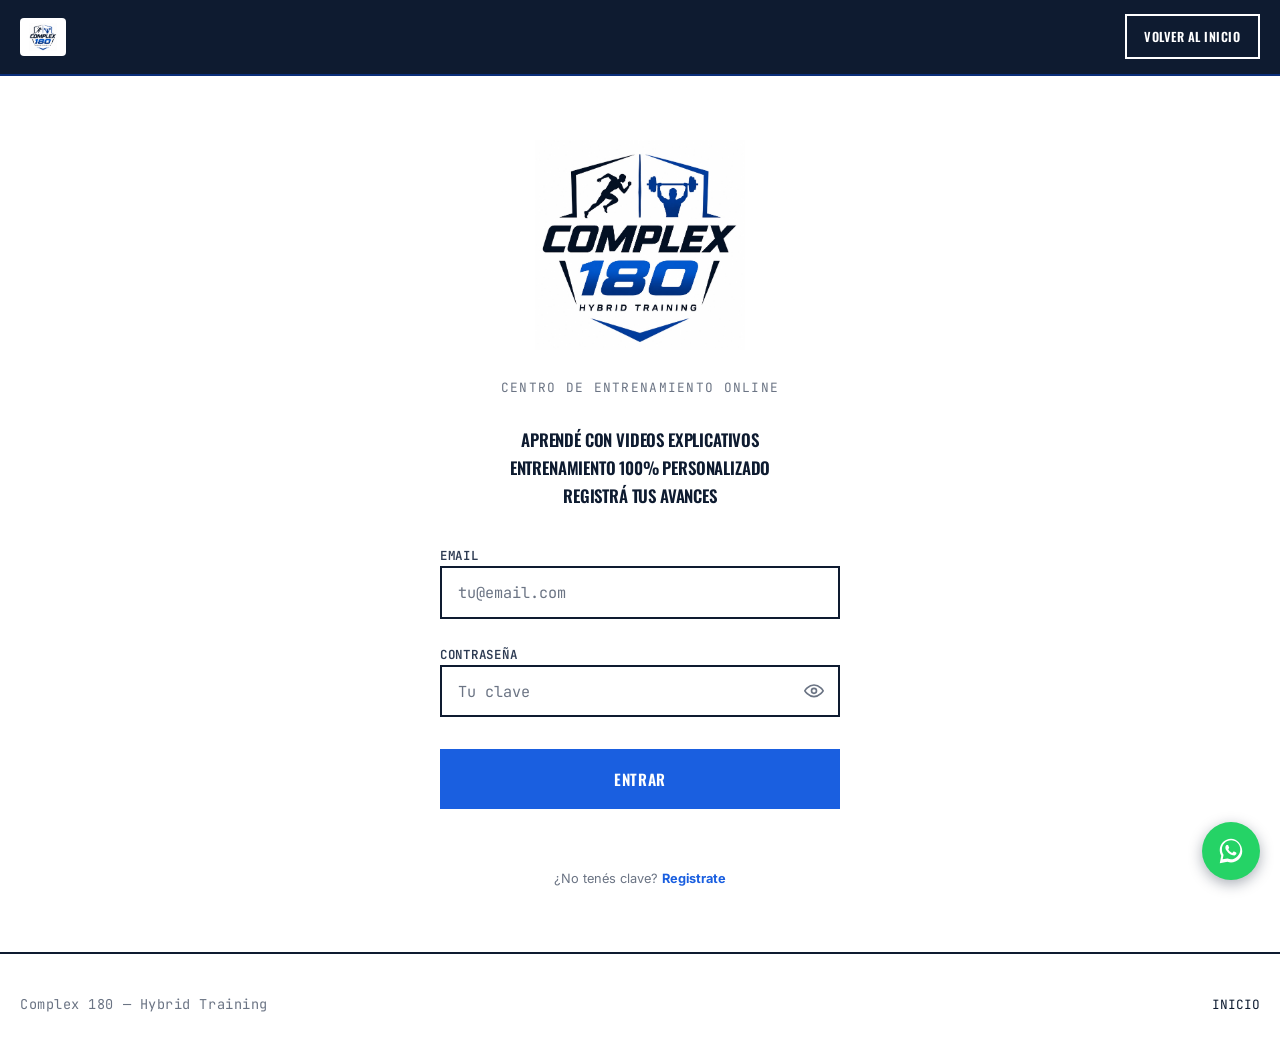
<file: perfil.html>
﻿<!DOCTYPE html>
<html lang="es">
<head>
<meta charset="UTF-8">
<meta name="viewport" content="width=device-width, initial-scale=1.0">
<title>Tu perfil — Complex 180</title>
<meta name="description" content="Ingresá a tu perfil de Complex 180: planificación, seguimiento de avances y videos de cada ejercicio.">
<link rel="icon" type="image/jpeg" href="assets/img/logo.jpg">
<link rel="manifest" href="manifest.json">
<link rel="apple-touch-icon" href="assets/icons/apple-touch-icon.png">
<meta name="theme-color" content="#1a5fe0">
<meta name="apple-mobile-web-app-capable" content="yes">
<meta name="apple-mobile-web-app-title" content="Complex 180">
<meta name="robots" content="noindex">

<link rel="preconnect" href="https://fonts.googleapis.com">
<link rel="preconnect" href="https://fonts.gstatic.com" crossorigin>
<link rel="stylesheet" href="https://fonts.googleapis.com/css2?family=Oswald:wght@500;600;700&family=Inter:wght@400;500;600&family=JetBrains+Mono:wght@400;600;700&display=swap">
<link rel="stylesheet" href="styles.css?v=20260815a">
</head>
<body>
<a href="#main" class="skip-link">Saltar al contenido</a>

<header class="nav">
  <a href="index.html" class="nav-brand">
    <img src="assets/img/logo.jpg" alt="Complex 180 — Hybrid Training" width="120" height="120">
  </a>
  <div class="nav-actions">
    <a class="btn btn-ghost" href="index.html">Volver al inicio</a>
  </div>
</header>

<main id="main">

  <section id="view-clave" class="login-gate" hidden>
    <div class="login-card">
      <div class="login-logo-wrap"><img src="assets/img/logo.jpg" alt="Complex 180"></div>
      <p class="login-tagline">Centro de entrenamiento online</p>
      <ul class="login-features">
        <li>Aprendé con videos explicativos</li>
        <li>Entrenamiento 100% personalizado</li>
        <li>Registrá tus avances</li>
      </ul>

      <form data-clave-form class="login-form">
        <label>Email<input type="email" name="email" placeholder="tu@email.com" required autocomplete="email"></label>
        <label>Contraseña
          <div class="login-pass-wrap">
            <input type="password" name="clave" placeholder="Tu clave" required autocomplete="off" data-pass-input>
            <button type="button" class="login-pass-toggle" data-pass-toggle aria-label="Mostrar contraseña">
              <svg viewBox="0 0 24 24" width="20" height="20" fill="none" stroke="currentColor" stroke-width="2" aria-hidden="true"><path d="M1 12s4-7 11-7 11 7 11 7-4 7-11 7-11-7-11-7Z"/><circle cx="12" cy="12" r="3"/></svg>
            </button>
          </div>
        </label>
        <button type="submit" class="btn btn-accent btn-block login-submit">Entrar</button>
      </form>
      <p data-clave-msg class="login-msg"></p>
      <p class="login-hint">¿No tenés clave? <a class="login-register" data-whatsapp-register href="#" target="_blank" rel="noopener">Registrate</a></p>
    </div>
  </section>

  <section id="view-form" class="section" style="max-width:920px;">
    <p class="kicker">Paso 1 · Datos personales</p>
    <h1 class="section-title" data-form-title>Completá tu perfil</h1>
    <p style="color:var(--ink-soft); margin-top:.5rem; max-width:60ch;">Estos datos los completa cada alumno una sola vez. Con esto armamos tu seguimiento y tu ficha de entrenamiento.</p>

    <form data-profile-form class="profile-form">
      <div class="pf-grid">
        <label>Nombre<input type="text" name="nombre" required></label>
        <label>Apellido<input type="text" name="apellido" required></label>
        <label>Edad<input type="number" name="edad" min="12" max="90" required></label>
        <label>Sexo
          <select name="sexo" required>
            <option value="">Elegir…</option>
            <option>Femenino</option><option>Masculino</option><option>Otro</option>
          </select>
        </label>
        <label>Altura (cm)<input type="number" name="altura" min="120" max="230" required></label>
        <label>Peso (kg)<input type="number" name="peso" min="30" max="250" required></label>
        <label>Ciudad<input type="text" name="ciudad" required></label>
        <label>Nacionalidad<input type="text" name="nacionalidad" required></label>
      </div>

      <label class="pf-full">Historial de entrenamiento<textarea name="historialEntrenamiento" rows="2" required placeholder="Contanos qué entrenaste antes, hace cuánto, con qué frecuencia…"></textarea></label>
      <label class="pf-full">Historial de lesiones<textarea name="historialLesiones" rows="2" required placeholder="Escribí 'Ninguna' si no tuviste lesiones"></textarea></label>
      <label class="pf-full">Motivos de inicio y objetivos a lograr<textarea name="objetivos" rows="2" required></textarea></label>
      <label class="pf-full">Patologías<textarea name="patologias" rows="2" required placeholder="Escribí 'Ninguna' si no tenés"></textarea></label>

      <div class="pf-grid">
        <label>Instagram <span class="pf-opt">(opcional)</span><input type="text" name="instagram" placeholder="@usuario"></label>
        <label>Mail<input type="email" name="mail" required></label>
        <label>WhatsApp<input type="tel" name="whatsapp" required></label>
      </div>

      <label class="pf-full">Información relevante <span class="pf-opt">(opcional)</span><textarea name="infoExtra" rows="2"></textarea></label>

      <div class="pf-grid">
        <label>Foto de perfil <span class="pf-opt">(opcional)</span><input type="file" name="fotoPerfil" accept="image/*"><small data-file-status="fotoPerfil" class="pf-file-status"></small></label>
        <label>Apto físico <span class="pf-opt">(opcional)</span><input type="file" name="fotoApto" accept="image/*,.pdf"><small data-file-status="fotoApto" class="pf-file-status"></small></label>
      </div>

      <button type="submit" class="btn btn-primary" data-form-submit style="margin-top:1.5rem;">Guardar y continuar</button>
    </form>

    <div data-registros-card hidden style="margin-top:3rem; border-top:2px solid var(--ink); padding-top:2rem;">
      <p class="kicker">Mis registros</p>
      <h2 class="section-title" style="font-size:1.6rem;">Semana actual — completá tus datos</h2>
      <p style="color:var(--ink-soft); margin-top:.5rem; max-width:60ch;">Series, repeticiones y peso usado en cada ejercicio de esta semana. Se guarda solo.</p>
      <div data-registros-dias class="log-dias"></div>
    </div>
  </section>

  <section id="view-dashboard" hidden>
    <div class="dash-toolbar">
      <nav class="dash-tabs">
        <button type="button" class="dash-tab is-active" data-dash-tab="plan">Planificación</button>
        <button type="button" class="dash-tab" data-dash-tab="videos">Videos</button>
      </nav>
      <button type="button" class="btn btn-ghost" data-edit-profile>Perfil ✎</button>
      <button type="button" class="btn btn-ghost" data-logout>Cerrar sesión</button>
    </div>

    <div class="section" style="max-width:1100px;">

      <div data-dash-panel="plan">
        <div class="plan-header">
          <div>
            <p class="kicker">Hola</p>
            <h1 class="section-title" data-plan-nombre>—</h1>
            <p style="color:var(--mute); font-family:var(--mono); font-size:.85rem;" data-plan-meta></p>
          </div>
          <div class="nivel-toggle">
            <button type="button" class="nivel-btn" data-toggle-nivel="OPEN">OPEN</button>
            <button type="button" class="nivel-btn" data-toggle-nivel="PRO">PRO</button>
          </div>
        </div>

        <p class="kicker" data-week-label style="margin-top:1.5rem;">Semana 1</p>
        <div data-plan-archivo class="plan-archivo" hidden></div>
        <div data-plan-pdf class="plan-pdf" hidden></div>
        <div data-week-dias class="log-dias"></div>

        <div class="monthly-card">
          <div>
            <strong>Planificación mensual</strong>
            <p style="color:var(--mute); font-size:.85rem; margin-top:.25rem;">Las 4 semanas del mes, completas.</p>
          </div>
          <button type="button" class="btn btn-ghost" data-toggle-monthly>Ver planificación mensual</button>
        </div>
        <div data-monthly-view hidden style="margin-top:1.5rem;"></div>
      </div>

      <div data-dash-panel="videos" hidden>
        <p class="kicker">Videos explicativos</p>
        <h1 class="section-title">Buscá un ejercicio</h1>
        <input type="text" data-video-search placeholder="Ej: sentadilla, remo, kettlebell…" style="margin-top:1.5rem; width:100%; max-width:420px; border:2px solid var(--ink); padding:.85rem 1rem; font-family:var(--sans);">
        <div data-video-list class="video-list" style="margin-top:1.5rem;"></div>
      </div>

    </div>
  </section>

</main>

<div class="modal-backdrop" data-video-modal>
  <div class="modal-box modal-box-video">
    <button type="button" class="modal-close" data-close-video aria-label="Cerrar">✕ <span class="sr-only">Cerrar</span></button>
    <p class="kicker" data-video-modal-title></p>
    <div class="video-frame-wrap">
      <iframe data-video-frame src="about:blank" title="Video del ejercicio" allow="autoplay; fullscreen" allowfullscreen></iframe>
    </div>
  </div>
</div>

<a class="wa-fab" data-whatsapp-fab href="#" target="_blank" rel="noopener" aria-label="Escribile a Gaby por WhatsApp">
  <svg viewBox="0 0 32 32" width="30" height="30" fill="currentColor" aria-hidden="true"><path d="M16 3C9.4 3 4 8.4 4 15c0 2.1.6 4.2 1.6 6L4 29l8.2-1.5c1.2.5 2.5.7 3.8.7 6.6 0 12-5.4 12-12S22.6 3 16 3zm0 21.8c-1.2 0-2.4-.2-3.5-.7l-.5-.2-4.9.9 1-4.7-.3-.5c-1-1.6-1.5-3.4-1.5-5.3 0-5.4 4.4-9.8 9.8-9.8s9.8 4.4 9.8 9.8-4.5 10.5-9.9 10.5zm5.4-7.3c-.3-.1-1.7-.9-2-1s-.5-.1-.7.1-.8 1-.9 1.2-.3.2-.6.1c-.3-.1-1.2-.5-2.4-1.5-.9-.8-1.5-1.8-1.6-2.1s0-.4.1-.6l.4-.5c.1-.2.2-.3.3-.5s0-.4 0-.5-.7-1.6-.9-2.2c-.2-.6-.5-.5-.7-.5h-.6c-.2 0-.5.1-.8.4s-1 1-1 2.5 1.1 2.9 1.2 3.1c.1.2 2.1 3.2 5 4.5.7.3 1.2.5 1.7.6.7.2 1.3.2 1.8.1.6-.1 1.7-.7 1.9-1.4s.2-1.2.2-1.4c-.1-.1-.2-.2-.5-.3z"/></svg>
</a>

<footer class="footer">
  <div class="footer-inner">
    <p class="footer-brand">Complex 180 — Hybrid Training</p>
    <div class="footer-links"><a href="index.html">Inicio</a></div>
  </div>
</footer>

<script defer src="lib/manifest.js"></script>
<script defer src="profile.js?v=20260815a"></script>
</body>
</html>
</file>
<file: styles.css>
/* =============================================================
   1. Tokens
   ============================================================= */
:root {
  --bg:        #ffffff;
  --bg-2:      #f2f4f8;
  --ink:       #0e1b30;   /* near-black navy, matches logo */
  --ink-soft:  #2c3a52;
  --mute:      #6b7484;
  --accent:    #1a5fe0;   /* electric blue, matches logo */
  --accent-2:  #0b2f7a;   /* deep navy blue */
  --line:      rgba(14,27,48,0.16);
  --line-strong: var(--ink);

  --display: "Oswald", "Arial Narrow", sans-serif;
  --sans: "Inter", -apple-system, BlinkMacSystemFont, "Segoe UI", system-ui, sans-serif;
  --mono: "JetBrains Mono", "Courier New", monospace;

  --ease-out: cubic-bezier(0.16, 1, 0.3, 1);
}

/* =============================================================
   2. Reset & base
   ============================================================= */
*, *::before, *::after { box-sizing: border-box; margin: 0; }
html { -webkit-text-size-adjust: 100%; tab-size: 2; scroll-behavior: smooth; }
@media (prefers-reduced-motion: reduce) { html { scroll-behavior: auto; } }

body {
  font-family: var(--sans);
  font-size: 16px;
  line-height: 1.6;
  color: var(--ink);
  background: var(--bg);
  -webkit-font-smoothing: antialiased;
  -moz-osx-font-smoothing: grayscale;
  text-rendering: optimizeLegibility;
  overflow-x: clip;
  overscroll-behavior-y: none;
}
img, svg, video { display: block; max-width: 100%; }
img { height: auto; }
button { font: inherit; color: inherit; cursor: pointer; border: 0; background: none; }
a { color: inherit; text-decoration: none; }
p { text-wrap: pretty; }
h1, h2, h3, h4 { font-family: var(--display); text-wrap: balance; line-height: 1.02; letter-spacing: -0.01em; text-transform: uppercase; }
ul { list-style: none; }
::selection { background: var(--accent); color: #fff; }

:focus-visible { outline: 2px solid var(--accent); outline-offset: 3px; }

.skip-link {
  position: fixed; top: -100px; left: 1rem;
  padding: .6rem 1rem; background: var(--ink); color: #fff;
  z-index: 9999; font-weight: 600; font-family: var(--mono);
}
.skip-link:focus { top: 1rem; }

/* =============================================================
   3. Utilities
   ============================================================= */
.container { width: 100%; max-width: 1280px; margin-inline: auto; padding-inline: 1.25rem; }
.sr-only { position: absolute; width: 1px; height: 1px; overflow: hidden; clip: rect(0,0,0,0); }
.kicker {
  font-family: var(--mono); font-size: .78rem; letter-spacing: .12em;
  color: var(--accent); text-transform: uppercase; font-weight: 600;
  display: inline-flex; align-items: center; gap: .5rem; margin-bottom: 1rem;
}
.kicker::before { content: ""; width: 22px; height: 2px; background: var(--accent); }

.reveal { opacity: 0; transform: translateY(28px); transition: opacity .7s var(--ease-out), transform .7s var(--ease-out); }
.reveal.is-revealed { opacity: 1; transform: none; }
.reveal[data-split] { opacity: 1; transform: none; }

/* =============================================================
   4. Buttons
   ============================================================= */
.btn {
  display: inline-flex; align-items: center; justify-content: center; gap: .6rem;
  padding: 1rem 1.75rem; font-family: var(--display); font-size: .95rem;
  letter-spacing: .04em; text-transform: uppercase; font-weight: 600;
  border: 2px solid var(--ink); transition: background .25s var(--ease-out), color .25s var(--ease-out), transform .25s var(--ease-out);
  white-space: nowrap;
}
.btn-primary { background: var(--ink); color: #fff; }
.btn-primary:hover { background: var(--accent); border-color: var(--accent); }
.btn-ghost { background: transparent; color: var(--ink); }
.btn-ghost:hover { background: var(--ink); color: #fff; }
.btn-accent { background: var(--accent); color: #fff; border-color: var(--accent); }
.btn-accent:hover { background: var(--accent-2); border-color: var(--accent-2); }
.btn-block { width: 100%; }

/* =============================================================
   5. Nav
   ============================================================= */
.nav {
  position: sticky; top: 0; z-index: 100;
  display: flex; align-items: center; justify-content: space-between;
  padding: .9rem 1.25rem;
  background: var(--ink); color: #fff;
  border-bottom: 2px solid var(--accent-2);
}
.nav-brand { display: flex; align-items: center; gap: .6rem; }
.nav-brand img { height: 38px; width: auto; background: #fff; padding: .3rem .55rem; border-radius: 4px; }
.nav-links { display: none; gap: 1.75rem; align-items: center; font-family: var(--mono); font-size: .82rem; text-transform: uppercase; letter-spacing: .04em; }
.nav-links a { position: relative; padding-bottom: 4px; }
.nav-links a::after {
  content: ""; position: absolute; left: 0; right: 100%; bottom: 0; height: 2px; background: #fff;
  transition: right .3s var(--ease-out);
}
.nav-links a:hover::after { right: 0; }
.nav-actions { display: flex; align-items: center; gap: .6rem; }
.nav-actions .btn { padding: .65rem 1.1rem; font-size: .78rem; }
.nav-actions .btn-ghost { color: #fff; border-color: #fff; }
.nav-actions .btn-ghost:hover { background: #fff; color: var(--ink); }

@media (min-width: 960px) { .nav-links { display: flex; } }

.brand-mark { display: flex; justify-content: center; padding: 1.25rem 1.25rem 0; }
.brand-mark img { width: 140px; height: auto; animation: login-logo-pulse 2.6s ease-in-out infinite; }
@media (prefers-reduced-motion: reduce) {
  .brand-mark img { animation: none; }
}

/* =============================================================
   6. Hero
   ============================================================= */
.hero {
  display: grid; gap: 2.5rem;
  padding: 0 1.25rem 4rem;
  max-width: 1280px; margin-inline: auto;
}
.hero-copy { display: flex; flex-direction: column; align-items: flex-start; }
.hero-title { font-size: clamp(2.6rem, 9vw, 5.2rem); max-width: 14ch; }
.hero-title em { font-style: normal; color: var(--accent); }
.hero-sub { margin-top: 1.25rem; max-width: 46ch; color: var(--ink-soft); font-size: 1.05rem; }
.hero-actions { display: flex; flex-wrap: wrap; gap: .9rem; margin-top: 2rem; }

.hero-figure { position: relative; justify-self: center; width: 100%; max-width: 420px; }
.hero-figure img {
  width: 100%; aspect-ratio: 3/4; object-fit: cover;
  border: 3px solid var(--ink);
}
.hero-figure-tag {
  position: absolute; bottom: -14px; left: -14px;
  background: var(--accent); color: #fff; font-family: var(--mono);
  font-size: .74rem; letter-spacing: .06em; padding: .5rem .8rem;
  text-transform: uppercase;
}

.stats-row {
  display: grid; grid-template-columns: repeat(3, 1fr);
  border-top: 2px solid var(--ink); border-bottom: 2px solid var(--ink);
}
.stat {
  padding: 1.5rem 1rem; text-align: center;
  border-right: 2px solid var(--ink);
}
.stat:last-child { border-right: 0; }
.stat-value { font-family: var(--mono); font-weight: 700; font-size: clamp(1.8rem, 4vw, 2.6rem); color: var(--accent); }
.stat-label { font-size: .75rem; text-transform: uppercase; letter-spacing: .04em; color: var(--mute); margin-top: .35rem; }

@media (min-width: 960px) {
  .hero { grid-template-columns: 1.2fr .8fr; align-items: center; padding-top: 0; }
  .hero-figure { justify-self: end; }
}

/* =============================================================
   7. Marquee
   ============================================================= */
.marquee { border-top: 2px solid var(--ink); border-bottom: 2px solid var(--ink); background: var(--ink); overflow: clip; }
.marquee-track { display: flex; width: max-content; animation: marquee 26s linear infinite; }
.marquee-item {
  font-family: var(--mono); color: #fff; font-size: .95rem; letter-spacing: .08em;
  text-transform: uppercase; padding: .9rem 2rem; white-space: nowrap;
}
.marquee-item::after { content: "•"; margin-left: 2rem; color: var(--accent); }
@keyframes marquee { from { transform: translateX(0); } to { transform: translateX(-50%); } }

/* =============================================================
   8. Sections generic
   ============================================================= */
.section { padding: 5rem 1.25rem; max-width: 1280px; margin-inline: auto; }
.section-alt { background: var(--bg-2); }
.section-head { max-width: 56ch; margin-bottom: 2.5rem; }
.section-title { font-size: clamp(1.9rem, 4.5vw, 2.8rem); }

/* Método */
.metodo-grid { display: grid; gap: 2rem; }
.metodo-num { font-family: var(--mono); font-size: 4rem; color: var(--accent); font-weight: 700; line-height: 1; }
.metodo-text { font-size: 1.15rem; color: var(--ink-soft); max-width: 60ch; }
@media (min-width: 960px) { .metodo-grid { grid-template-columns: .35fr .65fr; align-items: start; } }

/* Niveles */
.niveles-grid { display: grid; gap: 1.5rem; }
.nivel-card {
  border: 2px solid var(--ink); padding: 2rem; display: flex; flex-direction: column; height: 100%;
  transition: transform .3s var(--ease-out), box-shadow .3s var(--ease-out);
}
.nivel-card:hover { transform: translateY(-6px); box-shadow: 8px 8px 0 var(--accent); }
.nivel-name { font-size: 2.4rem; color: var(--accent); }
.nivel-para { font-family: var(--mono); font-size: .8rem; text-transform: uppercase; letter-spacing: .04em; color: var(--mute); margin-top: .4rem; }
.nivel-detalle { margin-top: 1.25rem; color: var(--ink-soft); }
.nivel-items { margin-top: 1.5rem; display: flex; flex-direction: column; gap: .7rem; flex: 1; }
.nivel-items li { padding-left: 1.4rem; position: relative; font-size: .95rem; }
.nivel-items li::before { content: "→"; position: absolute; left: 0; color: var(--accent); font-weight: 700; }
.nivel-card .btn { margin-top: 2rem; }
@media (min-width: 720px) { .niveles-grid { grid-template-columns: 1fr 1fr; } }

/* Nivel con video de fondo (ej. OPEN) */
.nivel-card--video { position: relative; overflow: hidden; border-color: var(--ink); z-index: 0; background: linear-gradient(160deg, var(--ink) 0%, var(--accent-2) 100%); }
.nivel-card-video {
  position: absolute; inset: 0; width: 100%; height: 100%; object-fit: cover;
  z-index: -2;
}
.nivel-card-overlay {
  position: absolute; inset: 0;
  background: linear-gradient(180deg, rgba(14,27,48,.82) 0%, rgba(14,27,48,.72) 55%, rgba(14,27,48,.88) 100%);
  z-index: -1;
}
.nivel-card--video .nivel-name { color: #fff; }
.nivel-card--video .nivel-para { color: rgba(255,255,255,.75); }
.nivel-card--video .nivel-detalle { color: rgba(255,255,255,.9); }
.nivel-card--video .nivel-items li { color: #fff; }
.nivel-card--video .nivel-items li::before { color: var(--accent-2, var(--accent)); }
.nivel-card--video .btn-primary { background: var(--accent); border-color: var(--accent); color: #fff; }
.nivel-card--video .btn-primary:hover { background: #fff; border-color: #fff; color: var(--ink); }

/* Pasos */
.pasos-grid { display: grid; gap: 1px; background: var(--line-strong); border: 1px solid var(--line-strong); }
.paso { background: var(--bg); padding: 2rem; }
.paso-num { font-family: var(--mono); font-size: 1.1rem; color: var(--accent); font-weight: 700; }
.paso-title { font-size: 1.3rem; margin-top: .6rem; }
.paso-desc { margin-top: .6rem; color: var(--ink-soft); font-size: .95rem; }
@media (min-width: 720px) { .pasos-grid { grid-template-columns: repeat(2, 1fr); } }
@media (min-width: 1280px) { .pasos-grid { grid-template-columns: repeat(4, 1fr); } }

/* Galería mini */
.galeria { display: grid; grid-template-columns: repeat(2, 1fr); gap: .75rem; margin-top: 2.5rem; }
.galeria img { width: 100%; aspect-ratio: 3/4; object-fit: cover; filter: saturate(1.05); transition: transform .4s var(--ease-out); }
.galeria a:hover img { transform: scale(1.04); }
@media (min-width: 720px) { .galeria { grid-template-columns: repeat(3, 1fr); } }

/* Precio: selector de plan (Plan Híbrido / Plan Personalizado, y sus 2 opciones adentro) */
.plan-grid { display: grid; gap: 1.5rem; }
@media (min-width: 720px) { .plan-grid { grid-template-columns: 1fr 1fr; } }

.plan-card {
  border: 2px solid var(--ink); background: var(--bg); padding: 2rem; text-align: left;
  cursor: pointer; display: flex; flex-direction: column; gap: .75rem; font: inherit; width: 100%;
  transition: transform .3s var(--ease-out), box-shadow .3s var(--ease-out);
}
.plan-card:hover, .plan-card:focus-visible { transform: translateY(-6px); box-shadow: 8px 8px 0 var(--accent); }
.plan-card-name { font-family: var(--display); text-transform: uppercase; font-size: 1.4rem; }
.plan-card-note { color: var(--ink-soft); font-size: .9rem; }
.plan-card-price { font-family: var(--mono); font-weight: 700; font-size: 1.5rem; color: var(--accent); margin-top: auto; padding-top: .5rem; }
.plan-card-price small { font-size: .55em; color: var(--mute); font-weight: 400; margin-left: .25em; }

.plan-option { border: 2px solid var(--ink); padding: 2rem; display: flex; flex-direction: column; gap: .75rem; height: 100%; }
.plan-option p { color: var(--ink-soft); font-size: .95rem; flex: 1; }
.plan-option .btn { margin-top: .5rem; }

.plan-back {
  display: inline-flex; align-items: center; gap: .4rem; margin-bottom: 1.5rem;
  font-family: var(--mono); font-size: .82rem; text-transform: uppercase; letter-spacing: .04em; color: var(--accent);
}
.plan-back:hover { text-decoration: underline; }

/* Alumnos teaser */
.alumnos-box {
  border: 2px dashed var(--ink); padding: 2.5rem; display: flex; flex-wrap: wrap;
  align-items: center; justify-content: space-between; gap: 1.5rem;
}
.alumnos-box p { color: var(--ink-soft); max-width: 42ch; }

/* FAQ */
.faq-item { border-bottom: 1px solid var(--line); }
.faq-item summary {
  padding: 1.25rem 0; font-family: var(--display); font-size: 1.1rem; text-transform: uppercase;
  cursor: pointer; display: flex; justify-content: space-between; align-items: center; list-style: none;
}
.faq-item summary::-webkit-details-marker { display: none; }
.faq-item summary::after { content: "+"; font-family: var(--mono); color: var(--accent); font-size: 1.4rem; }
.faq-item[open] summary::after { content: "–"; }
.faq-item p { padding-bottom: 1.25rem; color: var(--ink-soft); max-width: 60ch; }

/* Footer */
.footer { border-top: 2px solid var(--ink); padding: 2.5rem 1.25rem; }
.footer-inner { max-width: 1280px; margin-inline: auto; display: flex; flex-wrap: wrap; justify-content: space-between; gap: 1.5rem; align-items: center; }
.footer-brand { font-family: var(--mono); font-size: .85rem; letter-spacing: .04em; color: var(--mute); }
.footer-links { display: flex; gap: 1.5rem; font-family: var(--mono); font-size: .8rem; text-transform: uppercase; }
.footer-links a:hover { color: var(--accent); }

/* =============================================================
   9. Modal (área de alumnos — demo)
   ============================================================= */
.modal-backdrop {
  position: fixed; inset: 0; background: rgba(14,27,48,.6); z-index: 200;
  display: none; align-items: center; justify-content: center; padding: 1.25rem;
}
.modal-backdrop.is-open { display: flex; }
.modal-box {
  background: #fff; border: 3px solid var(--ink); padding: 2.5rem; max-width: 380px; width: 100%;
  position: relative;
}
.modal-close { position: absolute; top: 1rem; right: 1rem; font-family: var(--mono); font-size: 1rem; }

/* =============================================================
   9a. Login gate (perfil.html — pantalla de mail + clave)
   ============================================================= */
.login-gate {
  background: var(--bg);
  min-height: calc(100dvh - 68px);
  display: flex; align-items: center; justify-content: center;
  padding: 4rem 1.25rem;
}
.login-gate[hidden] { display: none; }
.login-card { width: 100%; max-width: 400px; text-align: center; }
.login-logo-wrap { width: 210px; margin: 0 auto 1.75rem; }
.login-logo-wrap img { width: 100%; animation: login-logo-pulse 2.6s ease-in-out infinite; }
@keyframes login-logo-pulse {
  0%, 100% { transform: scale(1); }
  50% { transform: scale(1.06); }
}
@media (prefers-reduced-motion: reduce) {
  .login-logo-wrap img { animation: none; }
}
.login-tagline {
  font-family: var(--mono); font-size: .8rem; letter-spacing: .1em; text-transform: uppercase;
  color: var(--mute); margin-bottom: 2rem;
}
.login-features { display: flex; flex-direction: column; gap: .5rem; margin-bottom: 2.5rem; text-align: center; padding: 0; }
.login-features li {
  font-family: var(--display); text-transform: uppercase; letter-spacing: -0.01em;
  color: var(--ink); font-size: 1.05rem; font-weight: 600; line-height: 1.2;
}
.login-form { display: flex; flex-direction: column; gap: 1.15rem; text-align: left; }
.login-form label { display: block; font-size: .78rem; font-weight: 600; color: var(--ink-soft); margin-bottom: .5rem; font-family: var(--mono); text-transform: uppercase; letter-spacing: .06em; }
.login-form input {
  width: 100%; padding: .85rem 1rem; font-family: var(--mono); font-size: .95rem;
  border: 2px solid var(--ink); background: var(--bg); color: var(--ink);
}
.login-form input::placeholder { color: var(--mute); }
.login-form input:focus { outline: none; border-color: var(--accent); background: var(--bg-2); }
.login-pass-wrap { position: relative; }
.login-pass-wrap input { padding-right: 3rem; }
.login-pass-toggle {
  position: absolute; right: .8rem; top: 50%; transform: translateY(-50%);
  color: var(--mute); padding: .2rem; line-height: 0;
}
.login-pass-toggle:hover { color: var(--ink); }
.login-submit { margin-top: .35rem; }
.login-msg { margin-top: 1.25rem; text-align: center; font-family: var(--mono); font-size: .82rem; color: var(--accent); min-height: 1.2em; }
.login-hint { margin-top: 1.5rem; text-align: center; color: var(--mute); font-size: .8rem; line-height: 1.5; }
.login-register { color: var(--accent); font-weight: 700; }
.login-register:hover { text-decoration: underline; }

/* =============================================================
   9b. Profile form (perfil.html)
   ============================================================= */
.profile-form { margin-top: 2rem; display: flex; flex-direction: column; gap: 1.1rem; }
.profile-form label { display: flex; flex-direction: column; gap: .4rem; font-size: .85rem; font-weight: 600; }
.pf-opt { color: var(--mute); font-weight: 400; }
.pf-file-status { font-weight: 400; color: var(--accent); font-family: var(--mono); font-size: .78rem; min-height: 1em; }
.pf-file-status a { color: inherit; }
.profile-form input, .profile-form select, .profile-form textarea {
  border: 2px solid var(--ink); padding: .7rem .85rem; font-family: var(--sans); font-size: .95rem; font-weight: 400;
  background: var(--bg); color: var(--ink);
}
.profile-form input:focus, .profile-form select:focus, .profile-form textarea:focus { outline: none; border-color: var(--accent); }
.pf-grid { display: grid; gap: 1rem; grid-template-columns: 1fr; }
.pf-full { width: 100%; }
.pf-nivel { border: 2px solid var(--ink); padding: 1rem 1.25rem; display: flex; gap: 1.5rem; align-items: center; }
.pf-nivel legend { font-family: var(--mono); font-size: .78rem; text-transform: uppercase; letter-spacing: .04em; padding: 0 .4rem; }
.pf-radio { flex-direction: row !important; align-items: center; gap: .4rem; font-weight: 600; }
.pf-radio input { width: auto; border: none; }
.plan-header { display: flex; flex-wrap: wrap; justify-content: space-between; align-items: flex-end; gap: 1rem; }
@media (min-width: 720px) { .pf-grid { grid-template-columns: repeat(2, 1fr); } }

/* =============================================================
   9c. Dashboard (perfil.html — planificación / videos)
   ============================================================= */
.dash-toolbar {
  display: flex; align-items: center; justify-content: space-between; gap: 1rem;
  padding: 1rem 1.25rem; border-bottom: 2px solid var(--ink); flex-wrap: wrap;
}
.dash-tabs { display: flex; gap: .5rem; }
.dash-tab {
  font-family: var(--display); text-transform: uppercase; font-size: .9rem; letter-spacing: .03em;
  padding: .6rem 1rem; border: 2px solid transparent; color: var(--mute);
}
.dash-tab.is-active { color: var(--ink); border-bottom: 2px solid var(--accent); }
.nivel-toggle { display: flex; gap: .5rem; }
.nivel-btn {
  font-family: var(--mono); font-size: .78rem; text-transform: uppercase; letter-spacing: .04em;
  padding: .5rem 1.1rem; border: 2px solid var(--ink); color: var(--ink);
}
.nivel-btn.is-active { background: var(--ink); color: #fff; }
.plan-subtabs { display: flex; gap: .5rem; margin-top: 1.5rem; border-bottom: 1px solid var(--line); }
.plan-subtab { font-family: var(--mono); font-size: .8rem; text-transform: uppercase; padding: .6rem 0; margin-right: 1.5rem; color: var(--mute); border-bottom: 2px solid transparent; }
.plan-subtab.is-active { color: var(--accent); border-bottom-color: var(--accent); }

.log-dias { display: flex; flex-direction: column; gap: 1rem; margin-top: 1.5rem; }
.log-day { border: 2px solid var(--ink); padding: 1.5rem; }
.log-day-head { display: flex; justify-content: space-between; align-items: baseline; flex-wrap: wrap; gap: .5rem; }
.log-day-head h3 { font-size: 1.2rem; }
.log-day-head span { font-family: var(--mono); font-size: .78rem; color: var(--mute); text-transform: uppercase; }
.log-table { width: 100%; margin-top: 1rem; border-collapse: collapse; font-size: .88rem; }
.log-table th { text-align: left; font-family: var(--mono); font-size: .7rem; text-transform: uppercase; color: var(--mute); padding: .4rem .5rem; }
.log-table td { padding: .35rem .5rem; border-top: 1px solid var(--line); }
.log-table input {
  width: 62px; border: 2px solid var(--ink); padding: .35rem .4rem; font-family: var(--mono); font-size: .85rem; text-align: center;
}
.log-table input:focus { outline: none; border-color: var(--accent); }
.log-readonly { color: var(--ink-soft); font-size: .92rem; margin-top: .5rem; }
.plan-archivo {
  background: var(--bg-2); border-left: 3px solid var(--accent); padding: .9rem 1.1rem;
  margin-top: 1rem; font-size: .9rem;
}
.plan-archivo a { color: var(--accent); text-decoration: underline; font-weight: 600; }
.monthly-card {
  border: 2px dashed var(--ink); padding: 1.5rem; margin-top: 2rem;
  display: flex; flex-wrap: wrap; justify-content: space-between; align-items: center; gap: 1rem;
}
.week-group { margin-bottom: 1.5rem; }
.week-group > p { font-family: var(--mono); font-size: .78rem; text-transform: uppercase; color: var(--accent); margin-bottom: .75rem; }

.video-list { display: flex; flex-direction: column; gap: .6rem; }
.video-item {
  display: flex; justify-content: space-between; align-items: center; gap: 1rem;
  border: 1px solid var(--line); padding: .9rem 1.1rem;
}
.video-item strong { font-family: var(--display); text-transform: uppercase; font-size: .95rem; }
.video-item small { color: var(--mute); font-family: var(--mono); font-size: .75rem; text-transform: uppercase; }
.video-badge { font-family: var(--mono); font-size: .78rem; color: var(--mute); white-space: nowrap; }

/* Tarjetas de carpeta — pantalla inicial de Videos, una fila por grupo de Drive */
.folder-grid { display: flex; flex-direction: column; gap: .75rem; }
.folder-card {
  border: 2px solid var(--ink); background: #fff; padding: 1.1rem 1.25rem; width: 100%; text-align: left;
  cursor: pointer; display: flex; justify-content: space-between; align-items: center; gap: 1rem; font: inherit;
  transition: background .2s, color .2s;
}
.folder-card:hover, .folder-card:focus-visible { background: var(--ink); color: #fff; }
.folder-card strong { font-family: var(--display); text-transform: uppercase; font-size: .95rem; }
.folder-card small { font-family: var(--mono); font-size: .75rem; text-transform: uppercase; opacity: .6; white-space: nowrap; }

.video-back {
  display: inline-flex; align-items: center; gap: .4rem; margin-bottom: 1.5rem;
  font-family: var(--mono); font-size: .82rem; text-transform: uppercase; letter-spacing: .04em; color: var(--accent);
}
.video-back:hover { text-decoration: underline; }

/* Tarjetas de video con miniatura + reproductor embebido, agrupadas por carpeta de Drive */
.video-groups { display: flex; flex-direction: column; gap: 2rem; }
.video-group > p { font-family: var(--mono); font-size: .78rem; text-transform: uppercase; letter-spacing: .04em; color: var(--accent); margin-bottom: .9rem; }
.video-grid { display: grid; grid-template-columns: repeat(auto-fill, minmax(160px, 1fr)); gap: 1rem; }
.video-card {
  border: 2px solid var(--ink); background: #fff; padding: 0; text-align: left;
  cursor: pointer; display: flex; flex-direction: column; font: inherit;
}
.video-card:hover .video-play, .video-card:focus-visible .video-play { background: var(--accent); }
.video-thumb { position: relative; display: block; aspect-ratio: 9 / 16; background: var(--ink); overflow: hidden; }
.video-thumb img { width: 100%; height: 100%; object-fit: cover; display: block; }
.video-play {
  position: absolute; inset: 0; margin: auto; width: 52px; height: 52px;
  display: flex; align-items: center; justify-content: center;
  background: rgba(14,27,48,.85); color: #fff; border-radius: 50%; font-size: 1.1rem;
  transition: background .2s;
}
.video-card-body { padding: .8rem 1rem; display: flex; flex-direction: column; gap: .25rem; }
.video-card-body strong { font-family: var(--display); text-transform: uppercase; font-size: .95rem; }
.video-card-body small { color: var(--mute); font-family: var(--mono); font-size: .75rem; text-transform: uppercase; }

.modal-box-video { max-width: 420px; padding: 1.25rem; }
.video-frame-wrap { position: relative; aspect-ratio: 9 / 16; margin-top: 1rem; background: #000; }
.video-frame-wrap iframe { position: absolute; inset: 0; width: 100%; height: 100%; border: 0; }

/* PDF de planificación embebido */
.plan-pdf { margin-top: 1rem; border: 2px solid var(--ink); }
.plan-pdf iframe { display: block; width: 100%; height: min(75vh, 900px); border: 0; }

/* Botón flotante de WhatsApp */
.wa-fab {
  position: fixed; right: 1.25rem; bottom: 1.25rem; z-index: 150;
  width: 58px; height: 58px; border-radius: 50%; background: #25d366; color: #fff;
  display: flex; align-items: center; justify-content: center;
  box-shadow: 0 4px 14px rgba(14,27,48,.35); transition: transform .2s;
}
.wa-fab:hover { transform: scale(1.08); }

/* =============================================================
   10. Reduced motion — only intrusive
   ============================================================= */
@media (prefers-reduced-motion: reduce) {
  .marquee-track { animation: none; }
}
</file>
